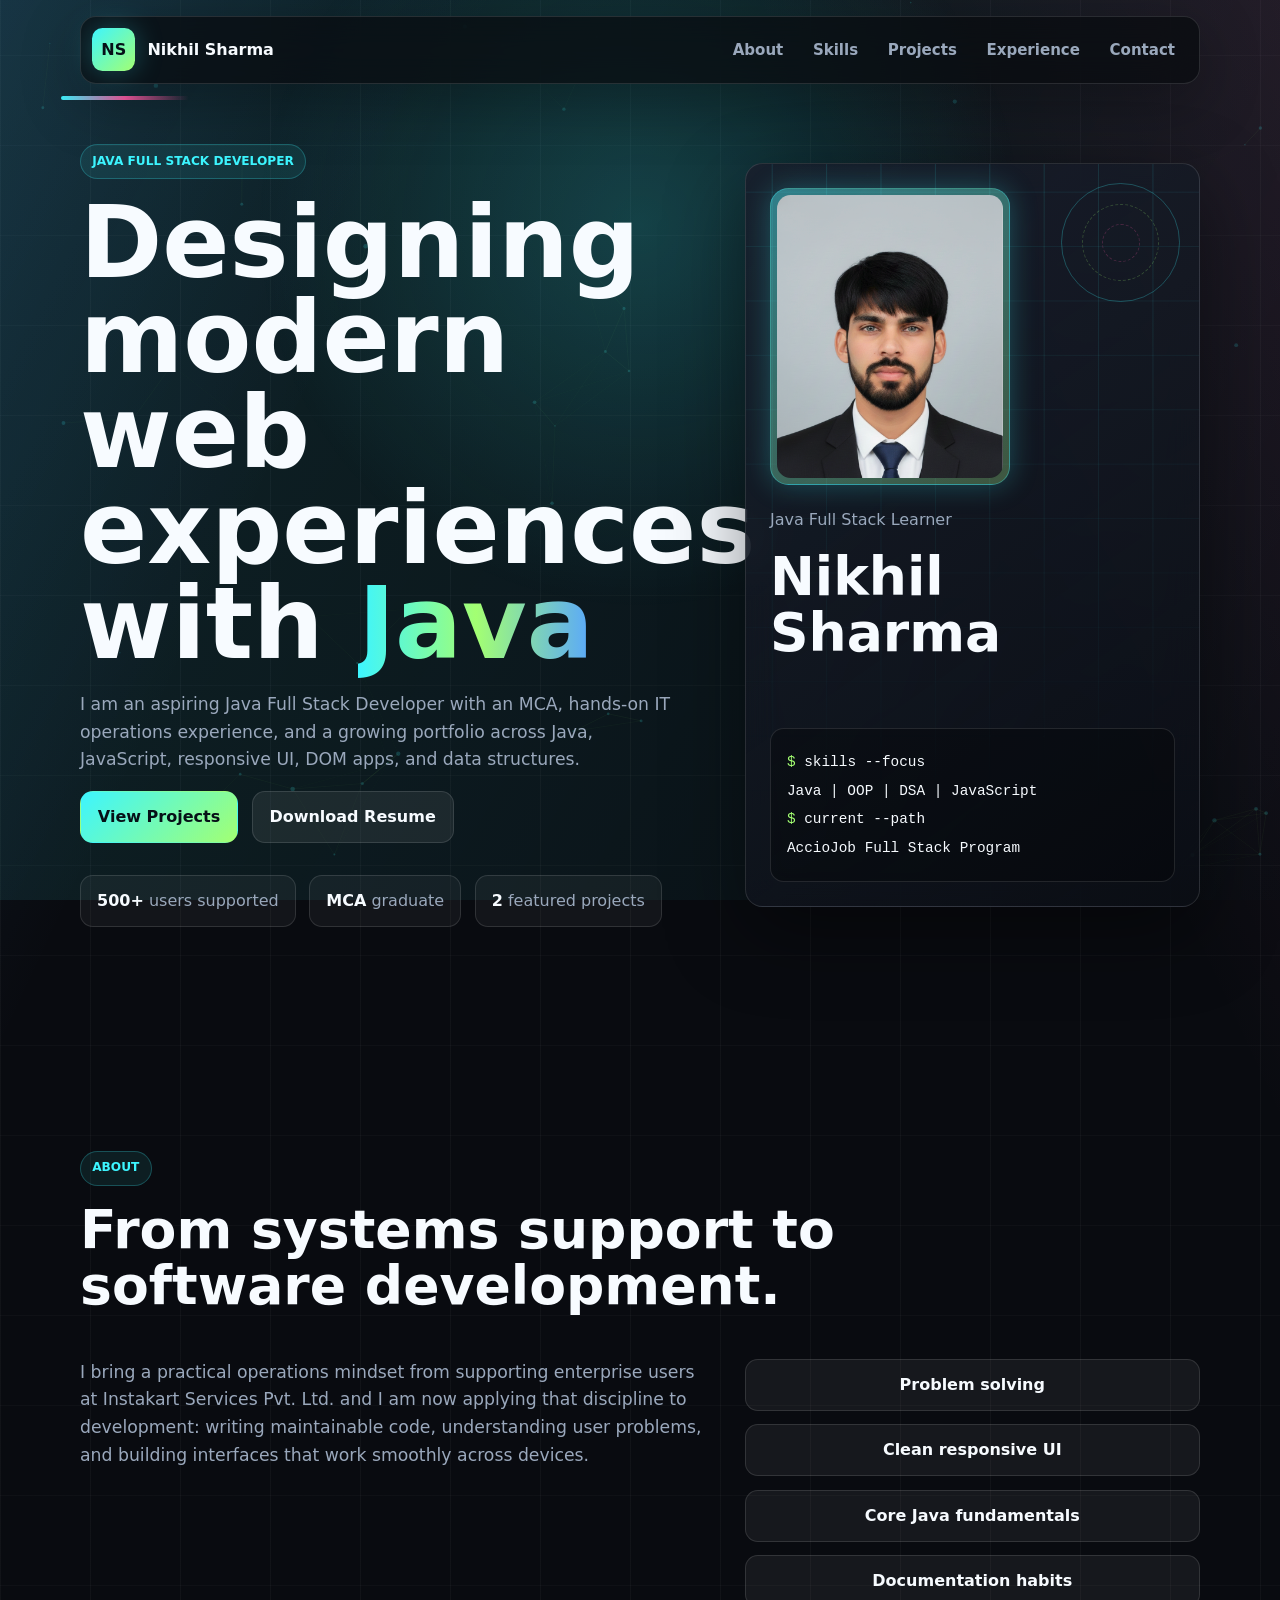
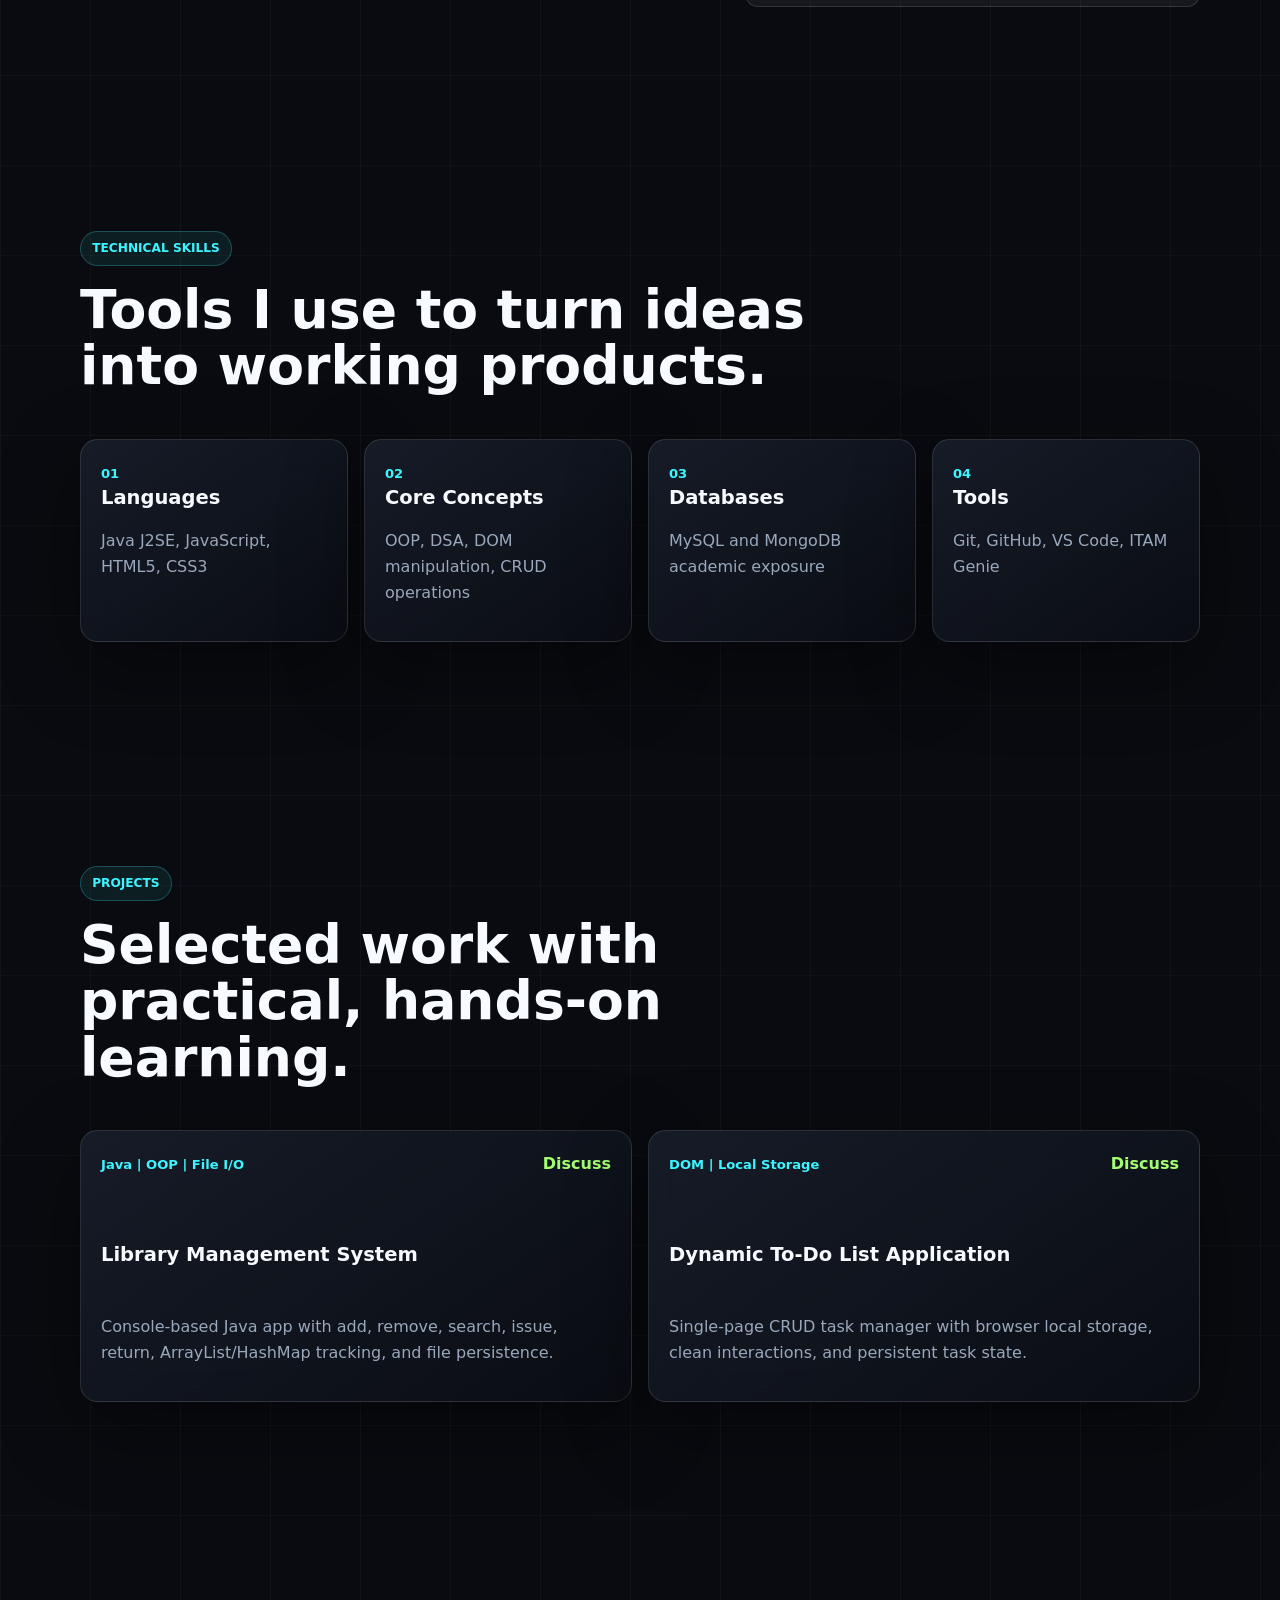
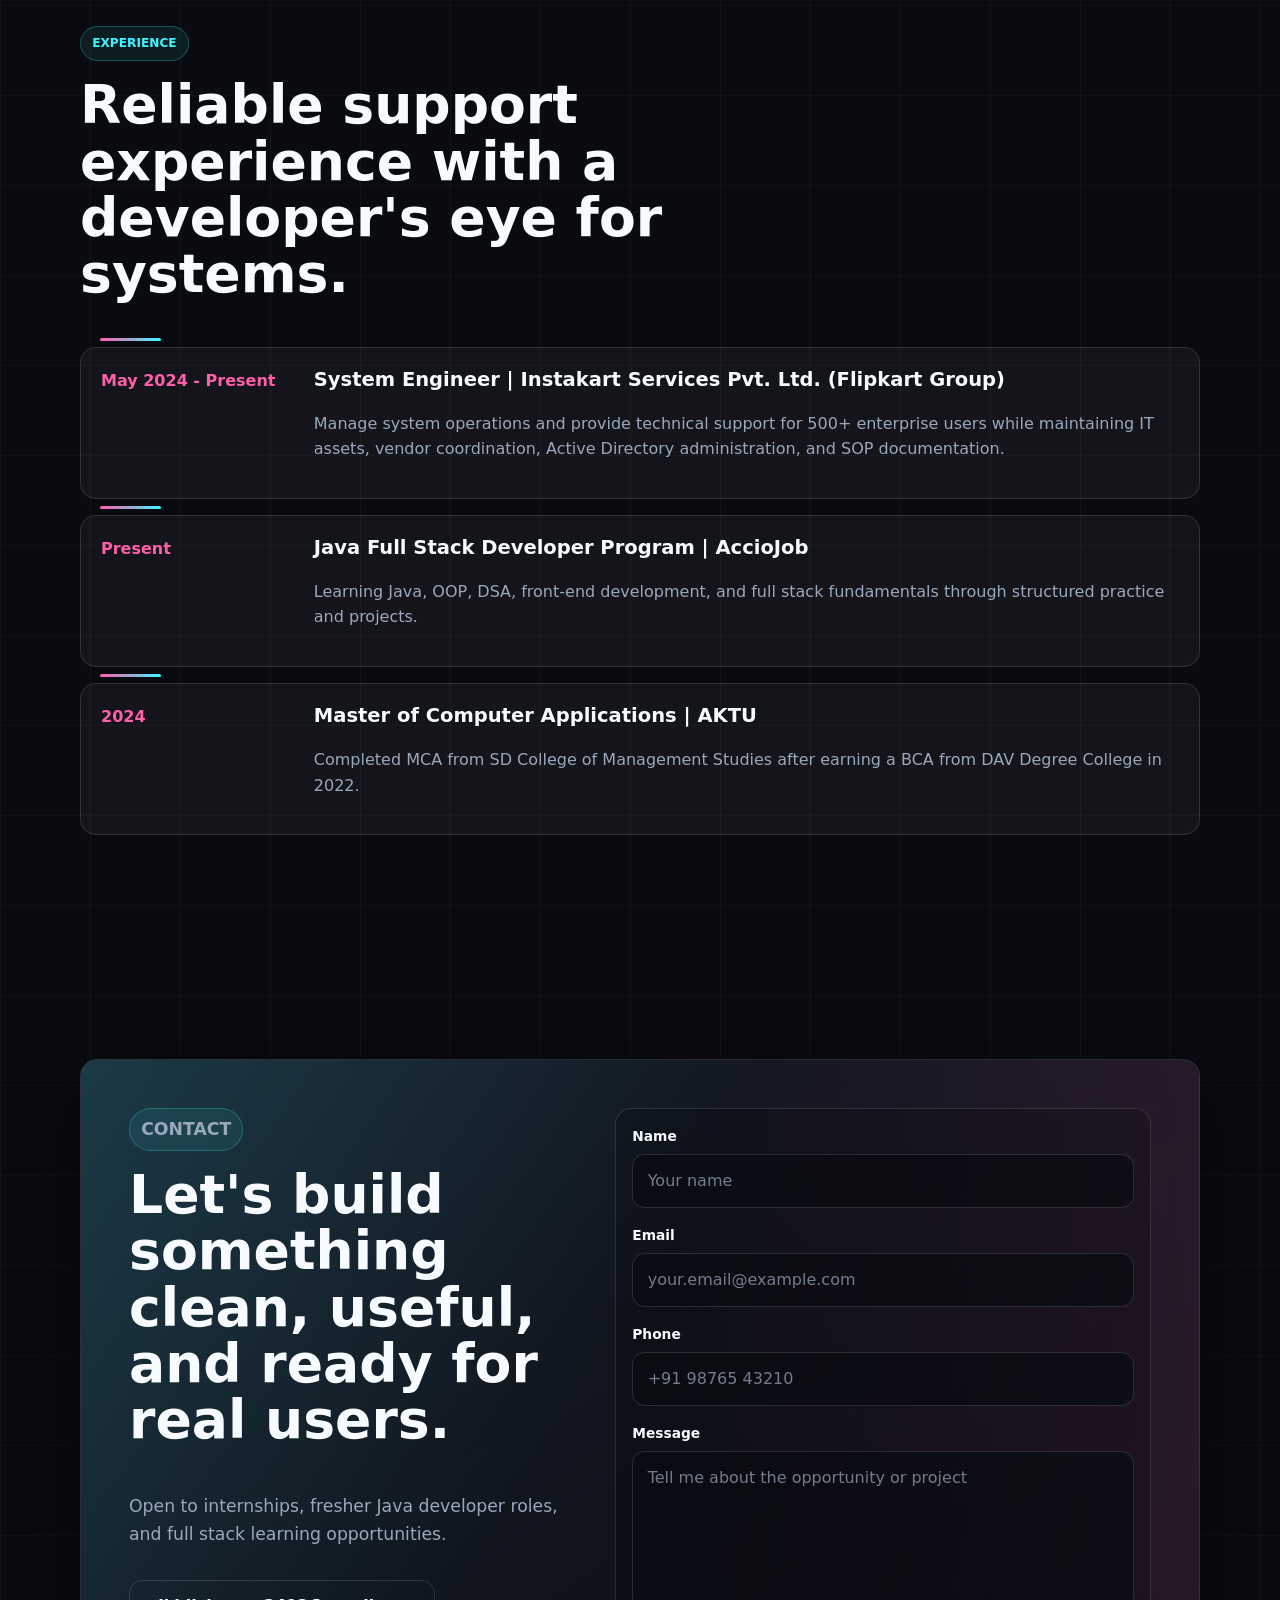
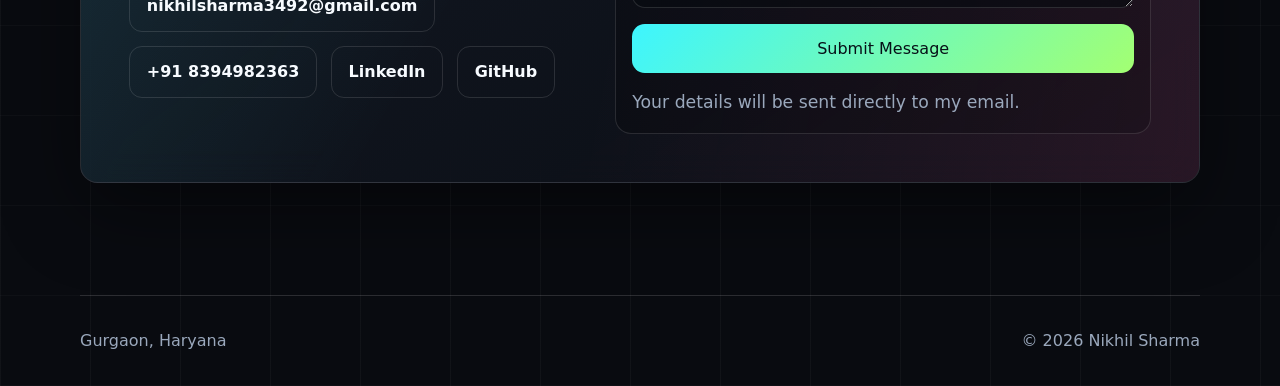
<file: index.html>
<!DOCTYPE html>
<html lang="en">
<head>
  <meta charset="UTF-8">
  <meta name="viewport" content="width=device-width, initial-scale=1.0">
  <meta name="description" content="Nikhil Sharma - Java Full Stack Developer portfolio showcasing Java, JavaScript, HTML, CSS, OOP, DSA, and full-stack projects.">
  <title>Nikhil Sharma | Java Full Stack Developer</title>
  <link rel="stylesheet" href="css/styles.css">
</head>
<body>
  <canvas id="grain-field" aria-hidden="true"></canvas>
  <div class="spotlight" aria-hidden="true"></div>

  <header class="site-header">
    <a class="brand" href="#home" aria-label="Nikhil Sharma home">
      <span>NS</span>
      <strong>Nikhil Sharma</strong>
    </a>
    <button class="nav-toggle" type="button" aria-label="Open navigation" aria-expanded="false">
      <span></span>
      <span></span>
    </button>
    <nav class="nav-links" aria-label="Primary navigation">
      <a href="#about">About</a>
      <a href="#skills">Skills</a>
      <a href="#projects">Projects</a>
      <a href="#experience">Experience</a>
      <a href="#contact">Contact</a>
    </nav>
  </header>

  <main>
    <section class="hero section" id="home">
      <div class="hero-copy reveal">
        <p class="eyebrow">Java Full Stack Developer</p>
        <h1>Designing modern web experiences with <span id="typed-role">Java</span></h1>
        <p class="hero-text">
          I am an aspiring Java Full Stack Developer with an MCA, hands-on IT operations experience,
          and a growing portfolio across Java, JavaScript, responsive UI, DOM apps, and data structures.
        </p>
        <div class="hero-actions">
          <a class="btn primary" href="#projects">View Projects</a>
          <a class="btn secondary" href="assets/Nikhil_Resume.pdf" download>Download Resume</a>
        </div>
        <div class="quick-stats" aria-label="Profile highlights">
          <span><strong>500+</strong> users supported</span>
          <span><strong>MCA</strong> graduate</span>
          <span><strong>2</strong> featured projects</span>
        </div>
      </div>

      <aside class="hero-panel reveal" aria-label="Developer profile snapshot">
        <div class="profile-card tilt-card">
          <div class="profile-orbit" aria-hidden="true"></div>
          <div class="avatar photo-avatar">
            <img src="assets/nikhil-profile.png" alt="Nikhil Sharma profile photo">
          </div>
          <div>
            <p class="muted">Java Full Stack Learner</p>
            <h2>Nikhil Sharma</h2>
          </div>
          <div class="terminal">
            <p><span>$</span> skills --focus</p>
            <p>Java | OOP | DSA | JavaScript</p>
            <p><span>$</span> current --path</p>
            <p>AccioJob Full Stack Program</p>
          </div>
        </div>
      </aside>
    </section>

    <section class="section about" id="about">
      <div class="section-heading reveal">
        <p class="eyebrow">About</p>
        <h2>From systems support to software development.</h2>
      </div>
      <div class="about-grid">
        <p class="reveal">
          I bring a practical operations mindset from supporting enterprise users at Instakart Services
          Pvt. Ltd. and I am now applying that discipline to development: writing maintainable code,
          understanding user problems, and building interfaces that work smoothly across devices.
        </p>
        <div class="focus-list reveal">
          <span>Problem solving</span>
          <span>Clean responsive UI</span>
          <span>Core Java fundamentals</span>
          <span>Documentation habits</span>
        </div>
      </div>
    </section>

    <section class="section skills" id="skills">
      <div class="section-heading reveal">
        <p class="eyebrow">Technical Skills</p>
        <h2>Tools I use to turn ideas into working products.</h2>
      </div>
      <div class="skill-grid">
        <article class="skill-card reveal tilt-card">
          <span>01</span>
          <h3>Languages</h3>
          <p>Java J2SE, JavaScript, HTML5, CSS3</p>
        </article>
        <article class="skill-card reveal tilt-card">
          <span>02</span>
          <h3>Core Concepts</h3>
          <p>OOP, DSA, DOM manipulation, CRUD operations</p>
        </article>
        <article class="skill-card reveal tilt-card">
          <span>03</span>
          <h3>Databases</h3>
          <p>MySQL and MongoDB academic exposure</p>
        </article>
        <article class="skill-card reveal tilt-card">
          <span>04</span>
          <h3>Tools</h3>
          <p>Git, GitHub, VS Code, ITAM Genie</p>
        </article>
      </div>
    </section>

    <section class="section projects" id="projects">
      <div class="section-heading reveal">
        <p class="eyebrow">Projects</p>
        <h2>Selected work with practical, hands-on learning.</h2>
      </div>
      <div class="project-grid">
        <article class="project-card reveal tilt-card">
          <div class="project-topline">
            <span>Java | OOP | File I/O</span>
            <a href="#contact" aria-label="Ask about library management system">Discuss</a>
          </div>
          <h3>Library Management System</h3>
          <p>Console-based Java app with add, remove, search, issue, return, ArrayList/HashMap tracking, and file persistence.</p>
        </article>
        <article class="project-card reveal tilt-card">
          <div class="project-topline">
            <span>DOM | Local Storage</span>
            <a href="#contact" aria-label="Ask about to-do application">Discuss</a>
          </div>
          <h3>Dynamic To-Do List Application</h3>
          <p>Single-page CRUD task manager with browser local storage, clean interactions, and persistent task state.</p>
        </article>
      </div>
    </section>

    <section class="section experience" id="experience">
      <div class="section-heading reveal">
        <p class="eyebrow">Experience</p>
        <h2>Reliable support experience with a developer's eye for systems.</h2>
      </div>
      <div class="timeline">
        <article class="timeline-item reveal">
          <div class="timeline-date">May 2024 - Present</div>
          <div>
            <h3>System Engineer | Instakart Services Pvt. Ltd. (Flipkart Group)</h3>
            <p>Manage system operations and provide technical support for 500+ enterprise users while maintaining IT assets, vendor coordination, Active Directory administration, and SOP documentation.</p>
          </div>
        </article>
        <article class="timeline-item reveal">
          <div class="timeline-date">Present</div>
          <div>
            <h3>Java Full Stack Developer Program | AccioJob</h3>
            <p>Learning Java, OOP, DSA, front-end development, and full stack fundamentals through structured practice and projects.</p>
          </div>
        </article>
        <article class="timeline-item reveal">
          <div class="timeline-date">2024</div>
          <div>
            <h3>Master of Computer Applications | AKTU</h3>
            <p>Completed MCA from SD College of Management Studies after earning a BCA from DAV Degree College in 2022.</p>
          </div>
        </article>
      </div>
    </section>

    <section class="section contact" id="contact">
      <div class="contact-panel reveal">
        <div class="contact-copy">
          <p class="eyebrow">Contact</p>
          <h2>Let's build something clean, useful, and ready for real users.</h2>
          <p>Open to internships, fresher Java developer roles, and full stack learning opportunities.</p>
          <div class="contact-links">
            <a href="mailto:nikhilsharma3492@gmail.com">nikhilsharma3492@gmail.com</a>
            <a href="tel:+918394982363">+91 8394982363</a>
            <a href="https://linkedin.com/in/nikhil-sharma4" target="_blank" rel="noreferrer">LinkedIn</a>
            <a href="https://github.com/nikhilsharma004" target="_blank" rel="noreferrer">GitHub</a>
          </div>
        </div>
        <form class="contact-form" id="contact-form" action="https://formsubmit.co/ajax/nikhilsharma3492@gmail.com" method="POST">
          <input type="hidden" name="_subject" value="New portfolio contact message">
          <input type="hidden" name="_template" value="table">
          <input type="hidden" name="_captcha" value="false">
          <label>
            <span>Name</span>
            <input type="text" name="name" placeholder="Your name" required>
          </label>
          <label>
            <span>Email</span>
            <input type="email" name="email" placeholder="your.email@example.com" required>
          </label>
          <label>
            <span>Phone</span>
            <input type="tel" name="phone" placeholder="+91 98765 43210">
          </label>
          <label>
            <span>Message</span>
            <textarea name="message" rows="5" placeholder="Tell me about the opportunity or project" required></textarea>
          </label>
          <button class="btn primary" type="submit">Submit Message</button>
          <p class="form-note" id="form-status">Your details will be sent directly to my email.</p>
        </form>
      </div>
    </section>
  </main>

  <footer>
    <span>Gurgaon, Haryana</span>
    <span>&copy; <span id="year"></span> Nikhil Sharma</span>
  </footer>

  <script src="js/script.js"></script>
</body>
</html>
</file>
<file: css/styles.css>
:root {
  --bg: #090b10;
  --bg-soft: #10141d;
  --panel: rgba(18, 23, 33, 0.78);
  --panel-strong: rgba(25, 31, 44, 0.9);
  --text: #f7fbff;
  --muted: #9aa8bc;
  --line: rgba(255, 255, 255, 0.12);
  --blue: #58a6ff;
  --cyan: #3df5ff;
  --lime: #a3ff72;
  --pink: #ff5ea8;
  --shadow: 0 26px 80px rgba(0, 0, 0, 0.42);
}

* {
  box-sizing: border-box;
}

html {
  scroll-behavior: smooth;
}

body {
  margin: 0;
  min-height: 100vh;
  background:
    linear-gradient(115deg, rgba(88, 166, 255, 0.12), transparent 28rem),
    linear-gradient(245deg, rgba(255, 94, 168, 0.10), transparent 30rem),
    repeating-linear-gradient(90deg, rgba(255, 255, 255, 0.035) 0 1px, transparent 1px 90px),
    repeating-linear-gradient(0deg, rgba(255, 255, 255, 0.025) 0 1px, transparent 1px 90px),
    var(--bg);
  color: var(--text);
  font-family: Inter, ui-sans-serif, system-ui, -apple-system, BlinkMacSystemFont, "Segoe UI", sans-serif;
  line-height: 1.6;
  overflow-x: hidden;
}

body::before {
  content: "";
  position: fixed;
  inset: 0;
  z-index: -3;
  background: linear-gradient(120deg, rgba(61, 245, 255, 0.11), transparent, rgba(163, 255, 114, 0.08));
  background-size: 220% 220%;
  animation: auroraShift 14s ease-in-out infinite;
}

a {
  color: inherit;
  text-decoration: none;
}

#grain-field {
  position: fixed;
  inset: 0;
  z-index: -2;
  opacity: 0.5;
}

.spotlight {
  position: fixed;
  inset: 0;
  pointer-events: none;
  z-index: -1;
  background: radial-gradient(circle at var(--x, 50%) var(--y, 25%), rgba(61, 245, 255, 0.18), transparent 24rem);
}

.site-header {
  position: fixed;
  top: 1rem;
  left: 50%;
  z-index: 20;
  width: min(1120px, calc(100% - 2rem));
  transform: translateX(-50%);
  display: flex;
  align-items: center;
  justify-content: space-between;
  gap: 1rem;
  padding: 0.7rem;
  border: 1px solid var(--line);
  border-radius: 1rem;
  background: rgba(9, 11, 16, 0.74);
  box-shadow: 0 18px 60px rgba(0, 0, 0, 0.28);
  backdrop-filter: blur(20px);
}

.brand {
  display: inline-flex;
  align-items: center;
  gap: 0.75rem;
  min-width: 0;
  font-weight: 850;
}

.brand span,
.avatar {
  display: grid;
  place-items: center;
  width: 2.7rem;
  aspect-ratio: 1;
  border-radius: 0.65rem;
  color: #061017;
  background: linear-gradient(135deg, var(--cyan), var(--lime));
  box-shadow: 0 0 28px rgba(61, 245, 255, 0.26);
}

.nav-links {
  display: flex;
  align-items: center;
  gap: 0.25rem;
}

.nav-links a {
  padding: 0.55rem 0.8rem;
  border-radius: 0.7rem;
  color: var(--muted);
  font-size: 0.94rem;
  font-weight: 750;
  transition: color 180ms ease, background 180ms ease, transform 180ms ease;
}

.nav-links a:hover,
.nav-links a.active {
  color: var(--text);
  background: rgba(255, 255, 255, 0.09);
  transform: translateY(-1px);
}

.nav-toggle {
  display: none;
}

.section {
  width: min(1120px, calc(100% - 2rem));
  margin: 0 auto;
  padding: 7rem 0;
}

.hero {
  min-height: 100vh;
  display: grid;
  grid-template-columns: minmax(0, 1.03fr) minmax(19rem, 0.78fr);
  align-items: center;
  gap: clamp(2rem, 5vw, 5rem);
  padding-top: 9rem;
}

.hero-copy {
  position: relative;
}

.hero-copy::before {
  content: "";
  position: absolute;
  top: -3rem;
  left: -1.2rem;
  width: 8rem;
  height: 0.28rem;
  border-radius: 999px;
  background: linear-gradient(90deg, var(--cyan), var(--pink), transparent);
  animation: linePulse 2.8s ease-in-out infinite;
}

.eyebrow {
  display: inline-flex;
  margin: 0 0 1rem;
  padding: 0.42rem 0.7rem;
  border: 1px solid rgba(61, 245, 255, 0.24);
  border-radius: 999px;
  color: var(--cyan);
  background: rgba(61, 245, 255, 0.08);
  font-size: 0.76rem;
  font-weight: 850;
  letter-spacing: 0;
  text-transform: uppercase;
}

h1,
h2,
h3,
p {
  margin-top: 0;
}

h1 {
  max-width: 12.5ch;
  margin-bottom: 1.25rem;
  font-size: clamp(3rem, 8vw, 6.2rem);
  line-height: 0.96;
}

h1 span {
  color: transparent;
  background: linear-gradient(90deg, var(--cyan), var(--lime), var(--blue));
  background-clip: text;
  -webkit-background-clip: text;
}

h2 {
  max-width: 780px;
  font-size: clamp(2rem, 5vw, 3.35rem);
  line-height: 1.05;
}

h3 {
  font-size: 1.22rem;
  line-height: 1.2;
}

.hero-text,
.about-grid p,
.contact-panel p {
  max-width: 720px;
  color: var(--muted);
  font-size: 1.08rem;
}

.hero-actions,
.contact-links,
.quick-stats,
.focus-list {
  display: flex;
  flex-wrap: wrap;
  gap: 0.85rem;
}

.btn,
.contact-links a,
.focus-list span {
  position: relative;
  display: inline-flex;
  align-items: center;
  justify-content: center;
  min-height: 2.9rem;
  padding: 0.76rem 1.05rem;
  border: 1px solid var(--line);
  border-radius: 0.8rem;
  overflow: hidden;
  font-weight: 850;
  transition: transform 180ms ease, border-color 180ms ease, background 180ms ease, box-shadow 180ms ease;
}

.btn::before,
.contact-links a::before,
.focus-list span::before {
  content: "";
  position: absolute;
  inset: 0;
  background: linear-gradient(110deg, transparent, rgba(255, 255, 255, 0.16), transparent);
  transform: translateX(-120%);
  transition: transform 520ms ease;
}

.btn:hover,
.contact-links a:hover,
.focus-list span:hover {
  transform: translateY(-3px);
  border-color: rgba(61, 245, 255, 0.45);
  box-shadow: 0 16px 34px rgba(61, 245, 255, 0.12);
}

.btn:hover::before,
.contact-links a:hover::before,
.focus-list span:hover::before {
  transform: translateX(120%);
}

.btn.primary {
  color: #061017;
  border-color: transparent;
  background: linear-gradient(135deg, var(--cyan), var(--lime));
}

.btn.secondary {
  background: rgba(255, 255, 255, 0.07);
}

.quick-stats {
  margin-top: 2rem;
  color: var(--muted);
}

.quick-stats span {
  padding: 0.75rem 1rem;
  border: 1px solid var(--line);
  border-radius: 0.8rem;
  background: rgba(255, 255, 255, 0.045);
}

.quick-stats strong {
  color: var(--text);
}

.hero-panel {
  perspective: 1000px;
}

.profile-card,
.skill-card,
.project-card,
.contact-panel {
  position: relative;
  border: 1px solid var(--line);
  border-radius: 1.1rem;
  background: linear-gradient(145deg, rgba(24, 30, 43, 0.88), rgba(11, 14, 21, 0.74));
  box-shadow: var(--shadow);
  backdrop-filter: blur(18px);
}

.profile-card::after,
.skill-card::after,
.project-card::after,
.contact-panel::after {
  content: "";
  position: absolute;
  inset: -1px;
  z-index: -1;
  border-radius: inherit;
  background: linear-gradient(120deg, rgba(61, 245, 255, 0.7), transparent 34%, rgba(255, 94, 168, 0.42), transparent 70%, rgba(163, 255, 114, 0.58));
  opacity: 0;
  transition: opacity 220ms ease;
}

.profile-card:hover::after,
.skill-card:hover::after,
.project-card:hover::after,
.contact-panel:hover::after {
  opacity: 1;
}

.profile-card {
  display: grid;
  gap: 1.4rem;
  min-height: 28rem;
  padding: 1.5rem;
  overflow: hidden;
}

.profile-card::before {
  content: "";
  position: absolute;
  inset: 0;
  background:
    linear-gradient(90deg, transparent 0 48%, rgba(61, 245, 255, 0.12) 48% 49%, transparent 49% 100%),
    linear-gradient(0deg, transparent 0 48%, rgba(61, 245, 255, 0.08) 48% 49%, transparent 49% 100%);
  background-size: 3.4rem 3.4rem;
  mask-image: linear-gradient(to bottom, black, transparent 88%);
  pointer-events: none;
}

.profile-card > * {
  position: relative;
}

.profile-orbit {
  position: absolute;
  top: 1.2rem;
  right: 1.2rem;
  width: 7.4rem;
  aspect-ratio: 1;
  border: 1px solid rgba(61, 245, 255, 0.25);
  border-radius: 50%;
  animation: rotateRing 12s linear infinite;
}

.profile-orbit::before,
.profile-orbit::after {
  content: "";
  position: absolute;
  inset: 1.25rem;
  border: 1px dashed rgba(163, 255, 114, 0.22);
  border-radius: inherit;
}

.profile-orbit::after {
  inset: 2.45rem;
  border-color: rgba(255, 94, 168, 0.22);
}

.avatar {
  width: 6rem;
  border-radius: 1rem;
  font-size: 1.75rem;
  font-weight: 950;
}

.photo-avatar {
  width: min(15rem, 70vw);
  border: 1px solid rgba(61, 245, 255, 0.32);
  border-radius: 1.15rem;
  padding: 0.35rem;
  background:
    linear-gradient(145deg, rgba(61, 245, 255, 0.4), rgba(163, 255, 114, 0.22)),
    rgba(255, 255, 255, 0.08);
}

.photo-avatar img {
  display: block;
  width: 100%;
  aspect-ratio: 4 / 5;
  border-radius: 0.85rem;
  object-fit: cover;
  object-position: center top;
  filter: saturate(1.04) contrast(1.03);
}

.muted {
  color: var(--muted);
}

.terminal {
  padding: 1rem;
  border: 1px solid rgba(255, 255, 255, 0.11);
  border-radius: 0.85rem;
  background: rgba(0, 0, 0, 0.28);
  font-family: "SFMono-Regular", Consolas, monospace;
  font-size: 0.9rem;
}

.terminal p {
  margin: 0.35rem 0;
}

.terminal span {
  color: var(--lime);
}

.about-grid {
  display: grid;
  grid-template-columns: minmax(0, 1fr) minmax(16rem, 0.72fr);
  gap: 2rem;
}

.focus-list span {
  width: 100%;
  background: rgba(255, 255, 255, 0.055);
}

.skill-grid,
.project-grid {
  display: grid;
  grid-template-columns: repeat(4, minmax(0, 1fr));
  gap: 1rem;
}

.skill-card,
.project-card {
  padding: 1.25rem;
}

.skill-card span,
.project-topline span {
  color: var(--cyan);
  font-size: 0.82rem;
  font-weight: 850;
}

.skill-card p,
.project-card p,
.timeline-item p {
  color: var(--muted);
}

.project-grid {
  grid-template-columns: repeat(2, minmax(0, 1fr));
}

.project-card {
  min-height: 17rem;
  display: flex;
  flex-direction: column;
  justify-content: space-between;
}

.project-topline {
  display: flex;
  align-items: center;
  justify-content: space-between;
  gap: 1rem;
  margin-bottom: 2.4rem;
}

.project-topline a {
  color: var(--lime);
  font-weight: 850;
}

.timeline {
  display: grid;
  gap: 1rem;
}

.timeline-item {
  position: relative;
  display: grid;
  grid-template-columns: 12rem minmax(0, 1fr);
  gap: 1.3rem;
  padding: 1.25rem;
  border: 1px solid var(--line);
  border-radius: 1rem;
  background: rgba(255, 255, 255, 0.045);
}

.timeline-item::before {
  content: "";
  position: absolute;
  left: 1.2rem;
  top: -0.6rem;
  width: 3.8rem;
  height: 0.18rem;
  border-radius: 999px;
  background: linear-gradient(90deg, var(--pink), var(--cyan));
}

.timeline-date {
  color: var(--pink);
  font-weight: 850;
}

.contact-panel {
  display: grid;
  grid-template-columns: minmax(0, 0.9fr) minmax(20rem, 1.1fr);
  gap: clamp(1.4rem, 4vw, 3rem);
  align-items: start;
  padding: clamp(1.4rem, 5vw, 3rem);
  overflow: hidden;
}

.contact-panel::before {
  content: "";
  position: absolute;
  inset: 0;
  background:
    linear-gradient(120deg, rgba(61, 245, 255, 0.14), transparent 45%),
    linear-gradient(280deg, rgba(255, 94, 168, 0.12), transparent 50%);
  pointer-events: none;
}

.contact-panel > * {
  position: relative;
}

.contact-links {
  margin-top: 2rem;
}

.contact-form {
  position: relative;
  display: grid;
  gap: 1rem;
  padding: 1rem;
  border: 1px solid var(--line);
  border-radius: 1rem;
  background: rgba(0, 0, 0, 0.18);
}

.contact-form label {
  display: grid;
  gap: 0.45rem;
}

.contact-form span {
  color: var(--text);
  font-size: 0.86rem;
  font-weight: 850;
}

.contact-form input,
.contact-form textarea {
  width: 100%;
  border: 1px solid rgba(255, 255, 255, 0.13);
  border-radius: 0.8rem;
  outline: none;
  padding: 0.82rem 0.9rem;
  color: var(--text);
  background: rgba(9, 11, 16, 0.64);
  font: inherit;
  transition: border-color 180ms ease, box-shadow 180ms ease, background 180ms ease;
}

.contact-form textarea {
  resize: vertical;
  min-height: 8rem;
}

.contact-form input::placeholder,
.contact-form textarea::placeholder {
  color: rgba(154, 168, 188, 0.72);
}

.contact-form input:focus,
.contact-form textarea:focus {
  border-color: rgba(61, 245, 255, 0.55);
  box-shadow: 0 0 0 4px rgba(61, 245, 255, 0.1);
  background: rgba(9, 11, 16, 0.82);
}

.contact-form button {
  width: 100%;
  border: 0;
  cursor: pointer;
  font: inherit;
}

.contact-form button:disabled {
  cursor: wait;
  opacity: 0.72;
}

.form-note {
  margin: 0;
  color: var(--muted);
  font-size: 0.88rem;
}

footer {
  display: flex;
  justify-content: space-between;
  gap: 1rem;
  width: min(1120px, calc(100% - 2rem));
  margin: 0 auto;
  padding: 2rem 0;
  color: var(--muted);
  border-top: 1px solid var(--line);
}

.reveal {
  opacity: 0;
  transform: translateY(28px) scale(0.98);
  transition: opacity 720ms ease, transform 720ms ease;
}

.reveal.visible {
  opacity: 1;
  transform: translateY(0) scale(1);
}

@keyframes auroraShift {
  0%,
  100% {
    background-position: 0% 50%;
  }

  50% {
    background-position: 100% 50%;
  }
}

@keyframes linePulse {
  0%,
  100% {
    opacity: 0.6;
    transform: scaleX(0.72);
  }

  50% {
    opacity: 1;
    transform: scaleX(1);
  }
}

@keyframes rotateRing {
  to {
    transform: rotate(360deg);
  }
}

@media (max-width: 880px) {
  .site-header {
    top: 0.7rem;
  }

  .brand strong {
    max-width: 9rem;
    overflow: hidden;
    text-overflow: ellipsis;
    white-space: nowrap;
  }

  .nav-toggle {
    display: grid;
    place-items: center;
    width: 2.7rem;
    aspect-ratio: 1;
    border: 1px solid var(--line);
    border-radius: 0.7rem;
    background: rgba(255, 255, 255, 0.07);
  }

  .nav-toggle span {
    width: 1.1rem;
    height: 2px;
    margin: 2px 0;
    background: var(--text);
  }

  .nav-links {
    position: absolute;
    top: calc(100% + 0.7rem);
    right: 0;
    width: min(18rem, calc(100vw - 2rem));
    display: grid;
    padding: 0.7rem;
    border: 1px solid var(--line);
    border-radius: 1rem;
    background: rgba(12, 15, 23, 0.96);
    box-shadow: var(--shadow);
    transform: translateY(-0.5rem);
    opacity: 0;
    pointer-events: none;
    transition: opacity 180ms ease, transform 180ms ease;
  }

  .nav-links.open {
    opacity: 1;
    pointer-events: auto;
    transform: translateY(0);
  }

  .hero,
  .about-grid,
  .contact-panel {
    grid-template-columns: 1fr;
  }

  .skill-grid {
    grid-template-columns: repeat(2, minmax(0, 1fr));
  }

  .timeline-item {
    grid-template-columns: 1fr;
  }
}

@media (max-width: 620px) {
  .section {
    width: min(100% - 1.1rem, 1120px);
    padding: 5rem 0;
  }

  .hero {
    padding-top: 8rem;
  }

  h1 {
    font-size: 3rem;
  }

  .hero-copy::before {
    top: -1.8rem;
  }

  .skill-grid,
  .project-grid {
    grid-template-columns: 1fr;
  }

  .quick-stats span,
  .btn {
    width: 100%;
  }

  .profile-card {
    min-height: 24rem;
  }

  footer {
    flex-direction: column;
  }
}

@media (prefers-reduced-motion: reduce) {
  *,
  *::before,
  *::after {
    scroll-behavior: auto !important;
    transition-duration: 1ms !important;
    animation-duration: 1ms !important;
  }
}
</file>
